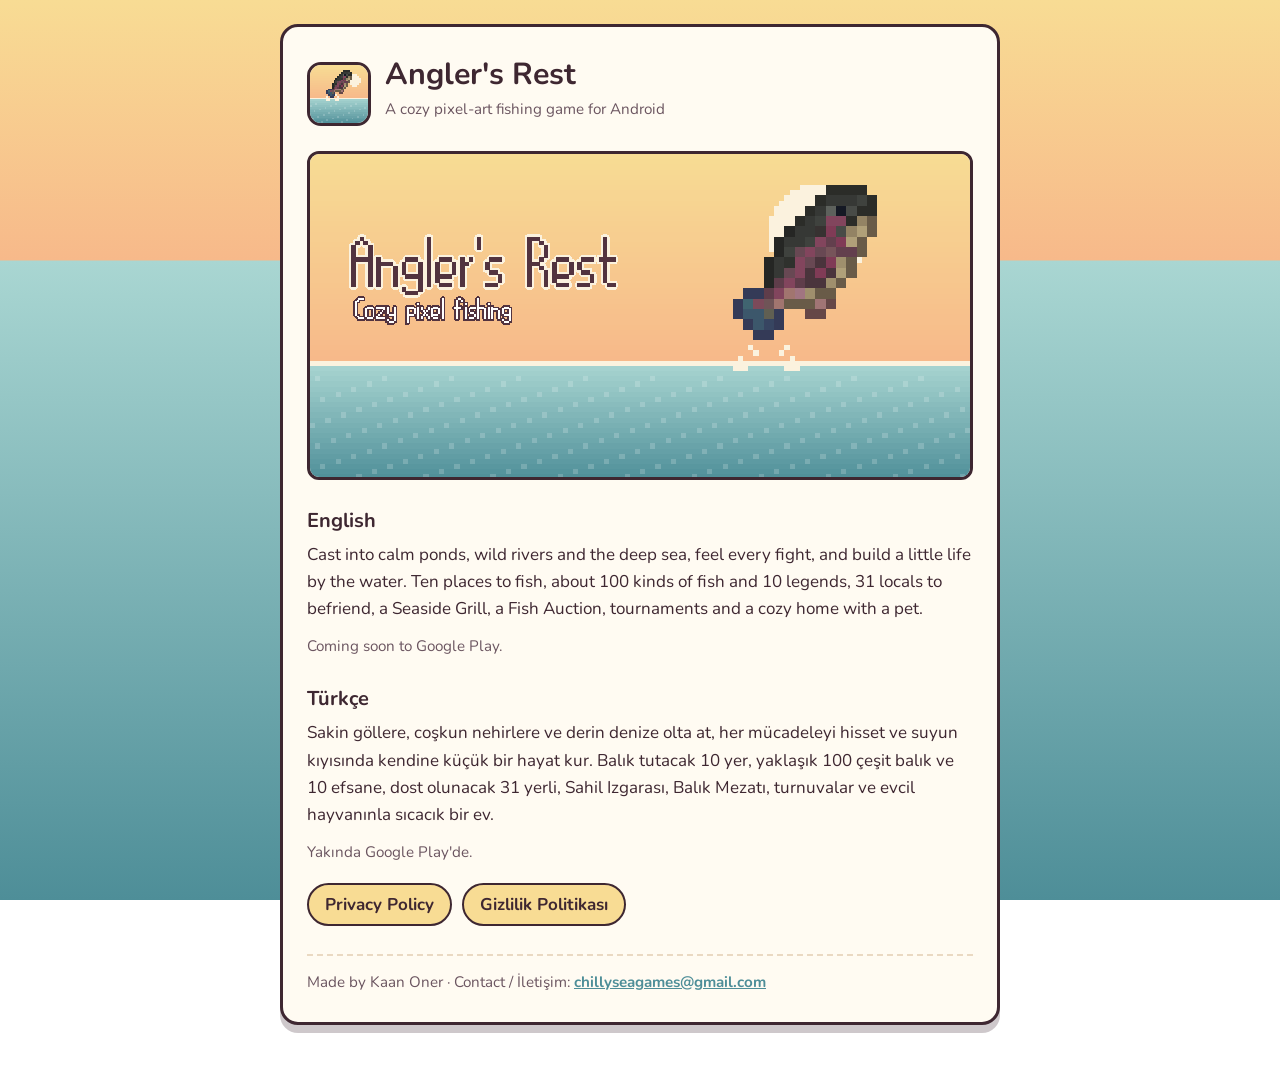
<file: index.html>
<!doctype html>
<html lang="en">
<head>
<meta charset="utf-8">
<meta name="viewport" content="width=device-width, initial-scale=1">
<title>Angler's Rest</title>
<meta name="description" content="Angler's Rest: a cozy pixel-art fishing game for Android.">
<link rel="icon" href="icon.png">
<link rel="stylesheet" href="https://fonts.googleapis.com/css2?family=Nunito:wght@400;700;800&display=swap">
<link rel="stylesheet" href="style.css">
</head>
<body>
<main>
  <div class="top">
    <img src="icon.png" alt="Angler's Rest icon">
    <div>
      <h1>Angler's Rest</h1>
      <p class="muted">A cozy pixel-art fishing game for Android</p>
    </div>
  </div>
  <img class="banner" src="banner.png" alt="Angler's Rest: a trout leaping out of a sunset lake" width="1024" height="500">

  <h2>English</h2>
  <p>Cast into calm ponds, wild rivers and the deep sea, feel every fight, and build a little life by the water. Ten places to fish, about 100 kinds of fish and 10 legends, 31 locals to befriend, a Seaside Grill, a Fish Auction, tournaments and a cozy home with a pet.</p>
  <p class="muted">Coming soon to Google Play.</p>

  <h2>Türkçe</h2>
  <p>Sakin göllere, coşkun nehirlere ve derin denize olta at, her mücadeleyi hisset ve suyun kıyısında kendine küçük bir hayat kur. Balık tutacak 10 yer, yaklaşık 100 çeşit balık ve 10 efsane, dost olunacak 31 yerli, Sahil Izgarası, Balık Mezatı, turnuvalar ve evcil hayvanınla sıcacık bir ev.</p>
  <p class="muted">Yakında Google Play'de.</p>

  <div class="links">
    <a href="privacy.html">Privacy Policy</a>
    <a href="privacy-tr.html">Gizlilik Politikası</a>
  </div>

  <footer class="muted">
    Made by Kaan Oner · Contact / İletişim: <a href="mailto:chillyseagames@gmail.com">chillyseagames@gmail.com</a>
  </footer>
</main>
</body>
</html>
</file>
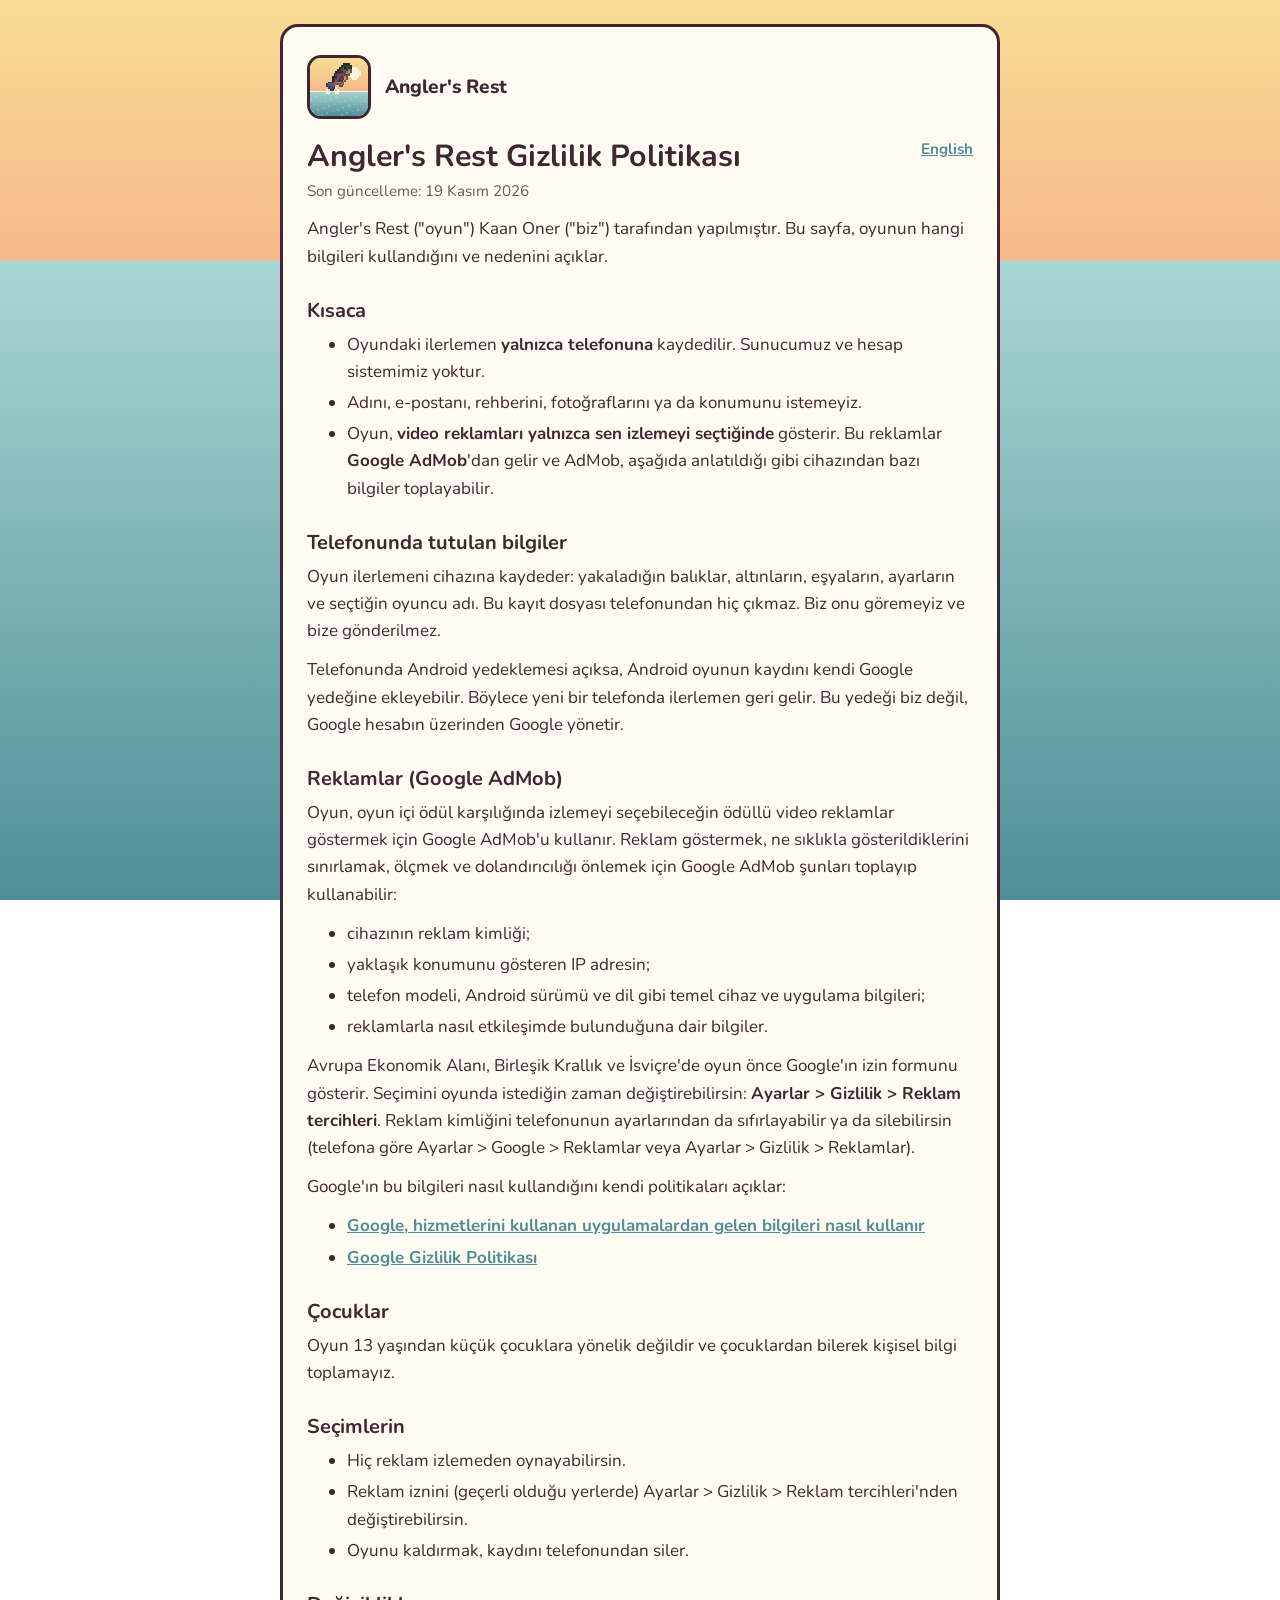
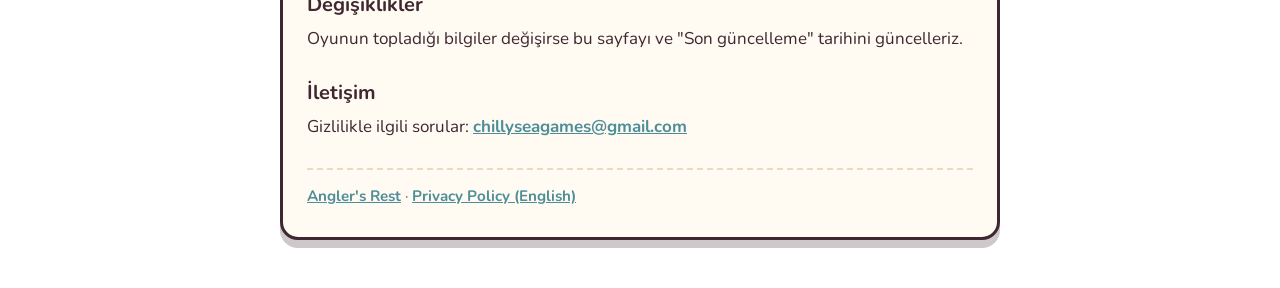
<file: privacy-tr.html>
<!doctype html>
<html lang="tr">
<head>
<meta charset="utf-8">
<meta name="viewport" content="width=device-width, initial-scale=1">
<title>Gizlilik Politikası · Angler's Rest</title>
<link rel="icon" href="icon.png">
<link rel="stylesheet" href="https://fonts.googleapis.com/css2?family=Nunito:wght@400;700;800&display=swap">
<link rel="stylesheet" href="style.css">
</head>
<body>
<main>
  <div class="top">
    <img src="icon.png" alt="">
    <a href="index.html">Angler's Rest</a>
  </div>
  <p class="lang"><a href="privacy.html">English</a></p>
  <h1>Angler's Rest Gizlilik Politikası</h1>
  <p class="muted">Son güncelleme: 19 Kasım 2026</p>

  <p>Angler's Rest ("oyun") Kaan Oner ("biz") tarafından yapılmıştır. Bu sayfa, oyunun hangi bilgileri kullandığını ve nedenini açıklar.</p>

  <h2>Kısaca</h2>
  <ul>
    <li>Oyundaki ilerlemen <strong>yalnızca telefonuna</strong> kaydedilir. Sunucumuz ve hesap sistemimiz yoktur.</li>
    <li>Adını, e-postanı, rehberini, fotoğraflarını ya da konumunu istemeyiz.</li>
    <li>Oyun, <strong>video reklamları yalnızca sen izlemeyi seçtiğinde</strong> gösterir. Bu reklamlar <strong>Google AdMob</strong>'dan gelir ve AdMob, aşağıda anlatıldığı gibi cihazından bazı bilgiler toplayabilir.</li>
  </ul>

  <h2>Telefonunda tutulan bilgiler</h2>
  <p>Oyun ilerlemeni cihazına kaydeder: yakaladığın balıklar, altınların, eşyaların, ayarların ve seçtiğin oyuncu adı. Bu kayıt dosyası telefonundan hiç çıkmaz. Biz onu göremeyiz ve bize gönderilmez.</p>
  <p>Telefonunda Android yedeklemesi açıksa, Android oyunun kaydını kendi Google yedeğine ekleyebilir. Böylece yeni bir telefonda ilerlemen geri gelir. Bu yedeği biz değil, Google hesabın üzerinden Google yönetir.</p>

  <h2>Reklamlar (Google AdMob)</h2>
  <p>Oyun, oyun içi ödül karşılığında izlemeyi seçebileceğin ödüllü video reklamlar göstermek için Google AdMob'u kullanır. Reklam göstermek, ne sıklıkla gösterildiklerini sınırlamak, ölçmek ve dolandırıcılığı önlemek için Google AdMob şunları toplayıp kullanabilir:</p>
  <ul>
    <li>cihazının reklam kimliği;</li>
    <li>yaklaşık konumunu gösteren IP adresin;</li>
    <li>telefon modeli, Android sürümü ve dil gibi temel cihaz ve uygulama bilgileri;</li>
    <li>reklamlarla nasıl etkileşimde bulunduğuna dair bilgiler.</li>
  </ul>
  <p>Avrupa Ekonomik Alanı, Birleşik Krallık ve İsviçre'de oyun önce Google'ın izin formunu gösterir. Seçimini oyunda istediğin zaman değiştirebilirsin: <strong>Ayarlar &gt; Gizlilik &gt; Reklam tercihleri</strong>. Reklam kimliğini telefonunun ayarlarından da sıfırlayabilir ya da silebilirsin (telefona göre Ayarlar &gt; Google &gt; Reklamlar veya Ayarlar &gt; Gizlilik &gt; Reklamlar).</p>
  <p>Google'ın bu bilgileri nasıl kullandığını kendi politikaları açıklar:</p>
  <ul>
    <li><a href="https://policies.google.com/technologies/partner-sites?hl=tr">Google, hizmetlerini kullanan uygulamalardan gelen bilgileri nasıl kullanır</a></li>
    <li><a href="https://policies.google.com/privacy?hl=tr">Google Gizlilik Politikası</a></li>
  </ul>

  <h2>Çocuklar</h2>
  <p>Oyun 13 yaşından küçük çocuklara yönelik değildir ve çocuklardan bilerek kişisel bilgi toplamayız.</p>

  <h2>Seçimlerin</h2>
  <ul>
    <li>Hiç reklam izlemeden oynayabilirsin.</li>
    <li>Reklam iznini (geçerli olduğu yerlerde) Ayarlar &gt; Gizlilik &gt; Reklam tercihleri'nden değiştirebilirsin.</li>
    <li>Oyunu kaldırmak, kaydını telefonundan siler.</li>
  </ul>

  <h2>Değişiklikler</h2>
  <p>Oyunun topladığı bilgiler değişirse bu sayfayı ve "Son güncelleme" tarihini güncelleriz.</p>

  <h2>İletişim</h2>
  <p>Gizlilikle ilgili sorular: <a href="mailto:chillyseagames@gmail.com">chillyseagames@gmail.com</a></p>

  <footer class="muted"><a href="index.html">Angler's Rest</a> · <a href="privacy.html">Privacy Policy (English)</a></footer>
</main>
</body>
</html>
</file>
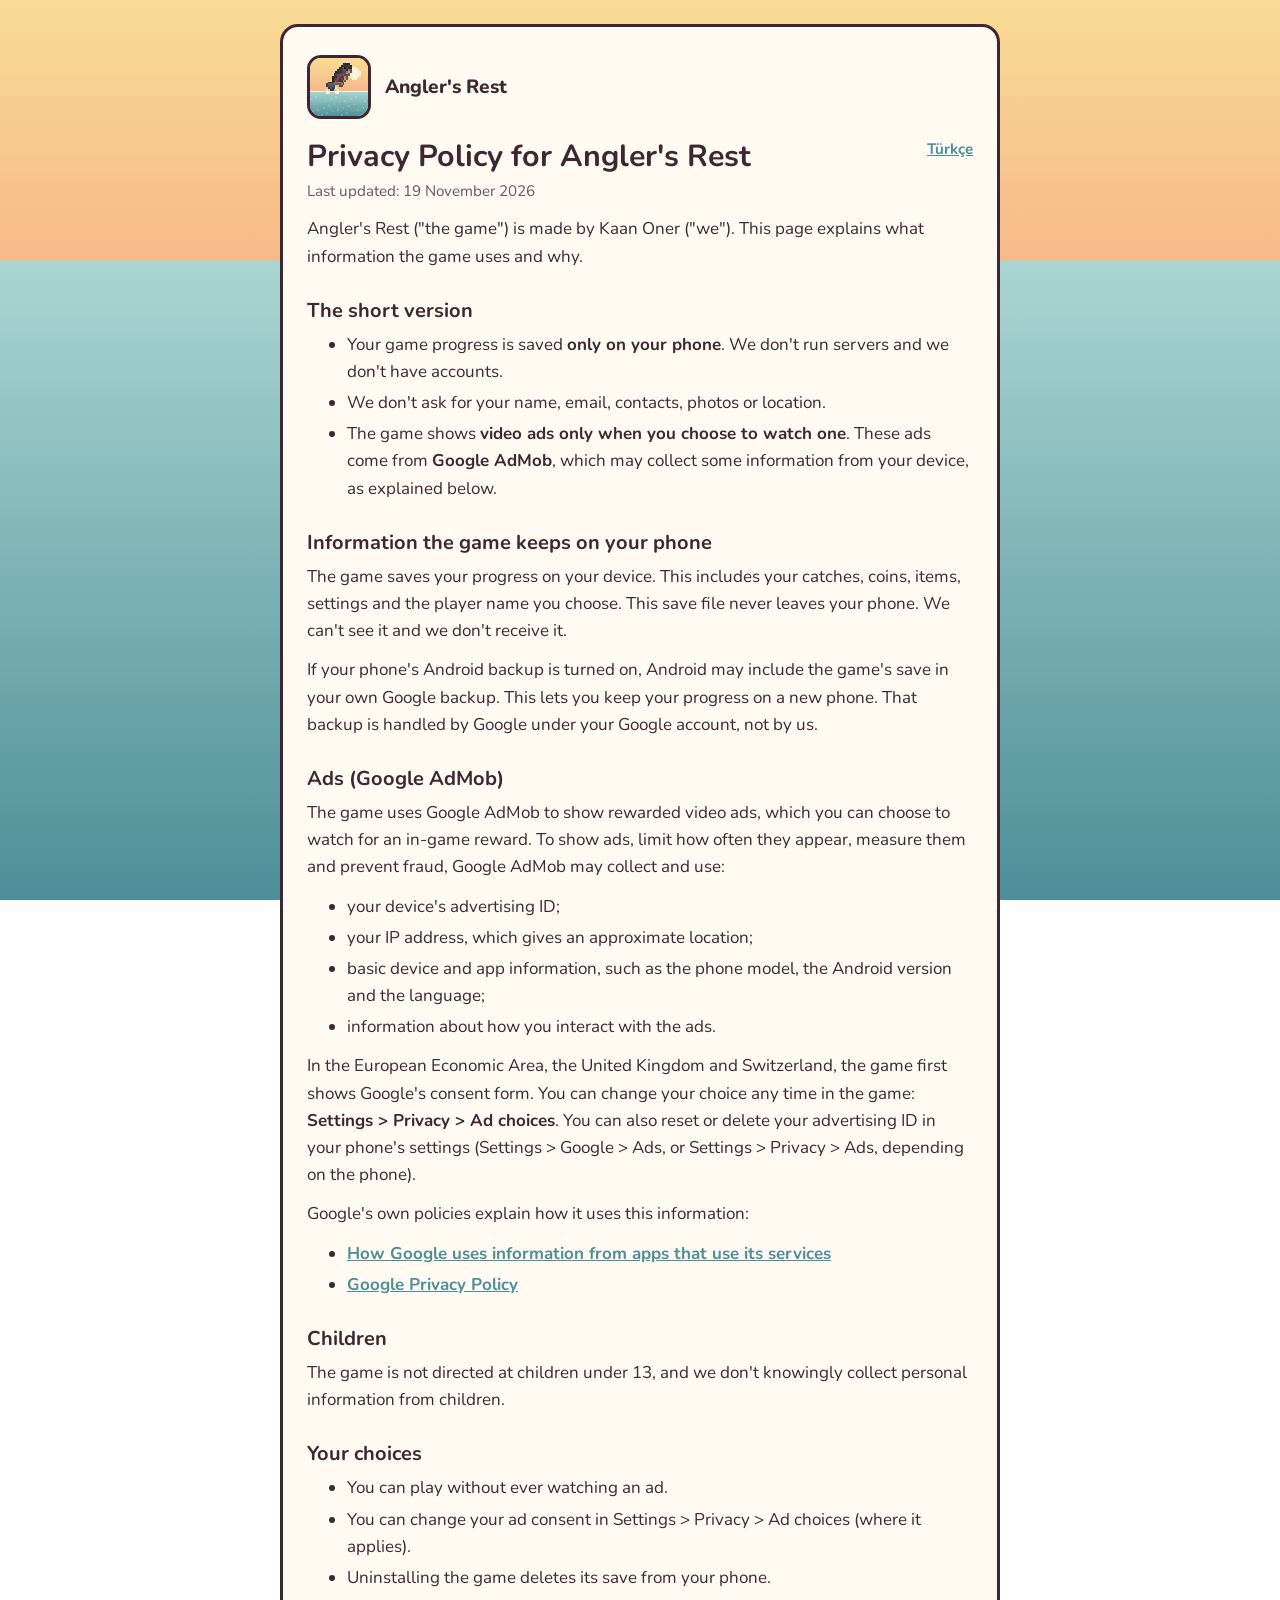
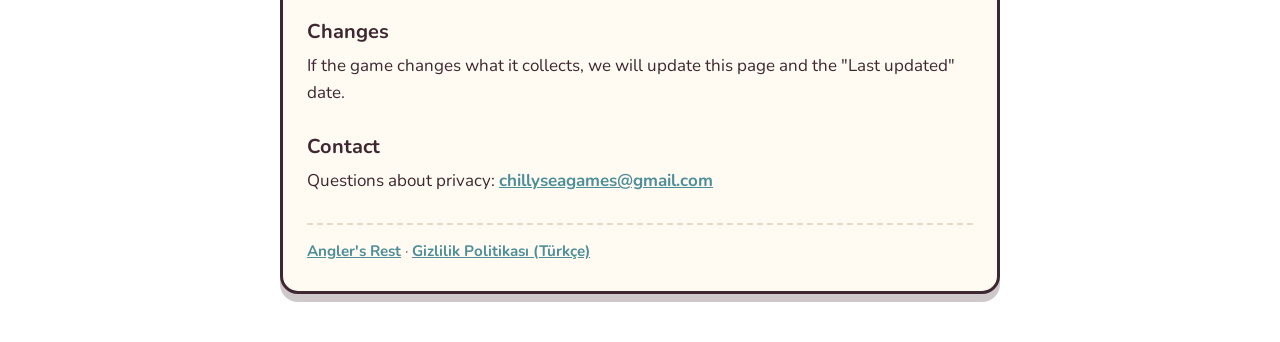
<file: privacy.html>
<!doctype html>
<html lang="en">
<head>
<meta charset="utf-8">
<meta name="viewport" content="width=device-width, initial-scale=1">
<title>Privacy Policy · Angler's Rest</title>
<link rel="icon" href="icon.png">
<link rel="stylesheet" href="https://fonts.googleapis.com/css2?family=Nunito:wght@400;700;800&display=swap">
<link rel="stylesheet" href="style.css">
</head>
<body>
<main>
  <div class="top">
    <img src="icon.png" alt="">
    <a href="index.html">Angler's Rest</a>
  </div>
  <p class="lang"><a href="privacy-tr.html">Türkçe</a></p>
  <h1>Privacy Policy for Angler's Rest</h1>
  <p class="muted">Last updated: 19 November 2026</p>

  <p>Angler's Rest ("the game") is made by Kaan Oner ("we"). This page explains what information the game uses and why.</p>

  <h2>The short version</h2>
  <ul>
    <li>Your game progress is saved <strong>only on your phone</strong>. We don't run servers and we don't have accounts.</li>
    <li>We don't ask for your name, email, contacts, photos or location.</li>
    <li>The game shows <strong>video ads only when you choose to watch one</strong>. These ads come from <strong>Google AdMob</strong>, which may collect some information from your device, as explained below.</li>
  </ul>

  <h2>Information the game keeps on your phone</h2>
  <p>The game saves your progress on your device. This includes your catches, coins, items, settings and the player name you choose. This save file never leaves your phone. We can't see it and we don't receive it.</p>
  <p>If your phone's Android backup is turned on, Android may include the game's save in your own Google backup. This lets you keep your progress on a new phone. That backup is handled by Google under your Google account, not by us.</p>

  <h2>Ads (Google AdMob)</h2>
  <p>The game uses Google AdMob to show rewarded video ads, which you can choose to watch for an in-game reward. To show ads, limit how often they appear, measure them and prevent fraud, Google AdMob may collect and use:</p>
  <ul>
    <li>your device's advertising ID;</li>
    <li>your IP address, which gives an approximate location;</li>
    <li>basic device and app information, such as the phone model, the Android version and the language;</li>
    <li>information about how you interact with the ads.</li>
  </ul>
  <p>In the European Economic Area, the United Kingdom and Switzerland, the game first shows Google's consent form. You can change your choice any time in the game: <strong>Settings &gt; Privacy &gt; Ad choices</strong>. You can also reset or delete your advertising ID in your phone's settings (Settings &gt; Google &gt; Ads, or Settings &gt; Privacy &gt; Ads, depending on the phone).</p>
  <p>Google's own policies explain how it uses this information:</p>
  <ul>
    <li><a href="https://policies.google.com/technologies/partner-sites">How Google uses information from apps that use its services</a></li>
    <li><a href="https://policies.google.com/privacy">Google Privacy Policy</a></li>
  </ul>

  <h2>Children</h2>
  <p>The game is not directed at children under 13, and we don't knowingly collect personal information from children.</p>

  <h2>Your choices</h2>
  <ul>
    <li>You can play without ever watching an ad.</li>
    <li>You can change your ad consent in Settings &gt; Privacy &gt; Ad choices (where it applies).</li>
    <li>Uninstalling the game deletes its save from your phone.</li>
  </ul>

  <h2>Changes</h2>
  <p>If the game changes what it collects, we will update this page and the "Last updated" date.</p>

  <h2>Contact</h2>
  <p>Questions about privacy: <a href="mailto:chillyseagames@gmail.com">chillyseagames@gmail.com</a></p>

  <footer class="muted"><a href="index.html">Angler's Rest</a> · <a href="privacy-tr.html">Gizlilik Politikası (Türkçe)</a></footer>
</main>
</body>
</html>
</file>
<file: style.css>
/* Angler's Rest website: the app icon's sunset lake colors */
:root {
  --sky: #F8DC94;
  --sky-low: #F7B98A;
  --water: #A9D6D2;
  --water-deep: #4E8E98;
  --paper: #FFFBF2;
  --ink: #3E2731;
  --ink-soft: #6B5560;
  --line: #EAD9C2;
}
* { box-sizing: border-box; }
body {
  margin: 0;
  background: linear-gradient(var(--sky), var(--sky-low) 260px, var(--water) 261px, var(--water-deep));
  background-attachment: fixed;
  color: var(--ink);
  font-family: "Nunito", "Segoe UI", system-ui, sans-serif;
  font-size: 17px;
  line-height: 1.6;
  padding: 24px 16px 48px;
}
main {
  max-width: 720px;
  margin: 0 auto;
  background: var(--paper);
  border: 3px solid var(--ink);
  border-radius: 18px;
  padding: 28px 24px;
  box-shadow: 0 8px 0 rgba(62, 39, 49, 0.25);
}
h1, h2 { line-height: 1.25; }
h1 { font-size: 1.9rem; margin: 0 0 4px; }
h2 { font-size: 1.25rem; margin: 28px 0 8px; }
p, ul { margin: 0 0 12px; }
li + li { margin-top: 4px; }
a { color: var(--water-deep); font-weight: 700; }
.muted { color: var(--ink-soft); font-size: 0.95rem; }
.banner { width: 100%; height: auto; border-radius: 12px; border: 3px solid var(--ink); image-rendering: pixelated; display: block; }
.top { display: flex; align-items: center; gap: 14px; margin-bottom: 18px; }
.top img { width: 64px; height: 64px; border-radius: 14px; border: 3px solid var(--ink); image-rendering: pixelated; }
.top a { text-decoration: none; color: var(--ink); font-weight: 800; font-size: 1.2rem; }
.links { display: flex; flex-wrap: wrap; gap: 10px; margin-top: 18px; }
.links a { background: var(--sky); border: 2px solid var(--ink); border-radius: 999px; padding: 6px 16px; text-decoration: none; color: var(--ink); }
.lang { float: right; font-size: 0.95rem; }
footer { margin-top: 28px; padding-top: 14px; border-top: 2px dashed var(--line); }
</file>
